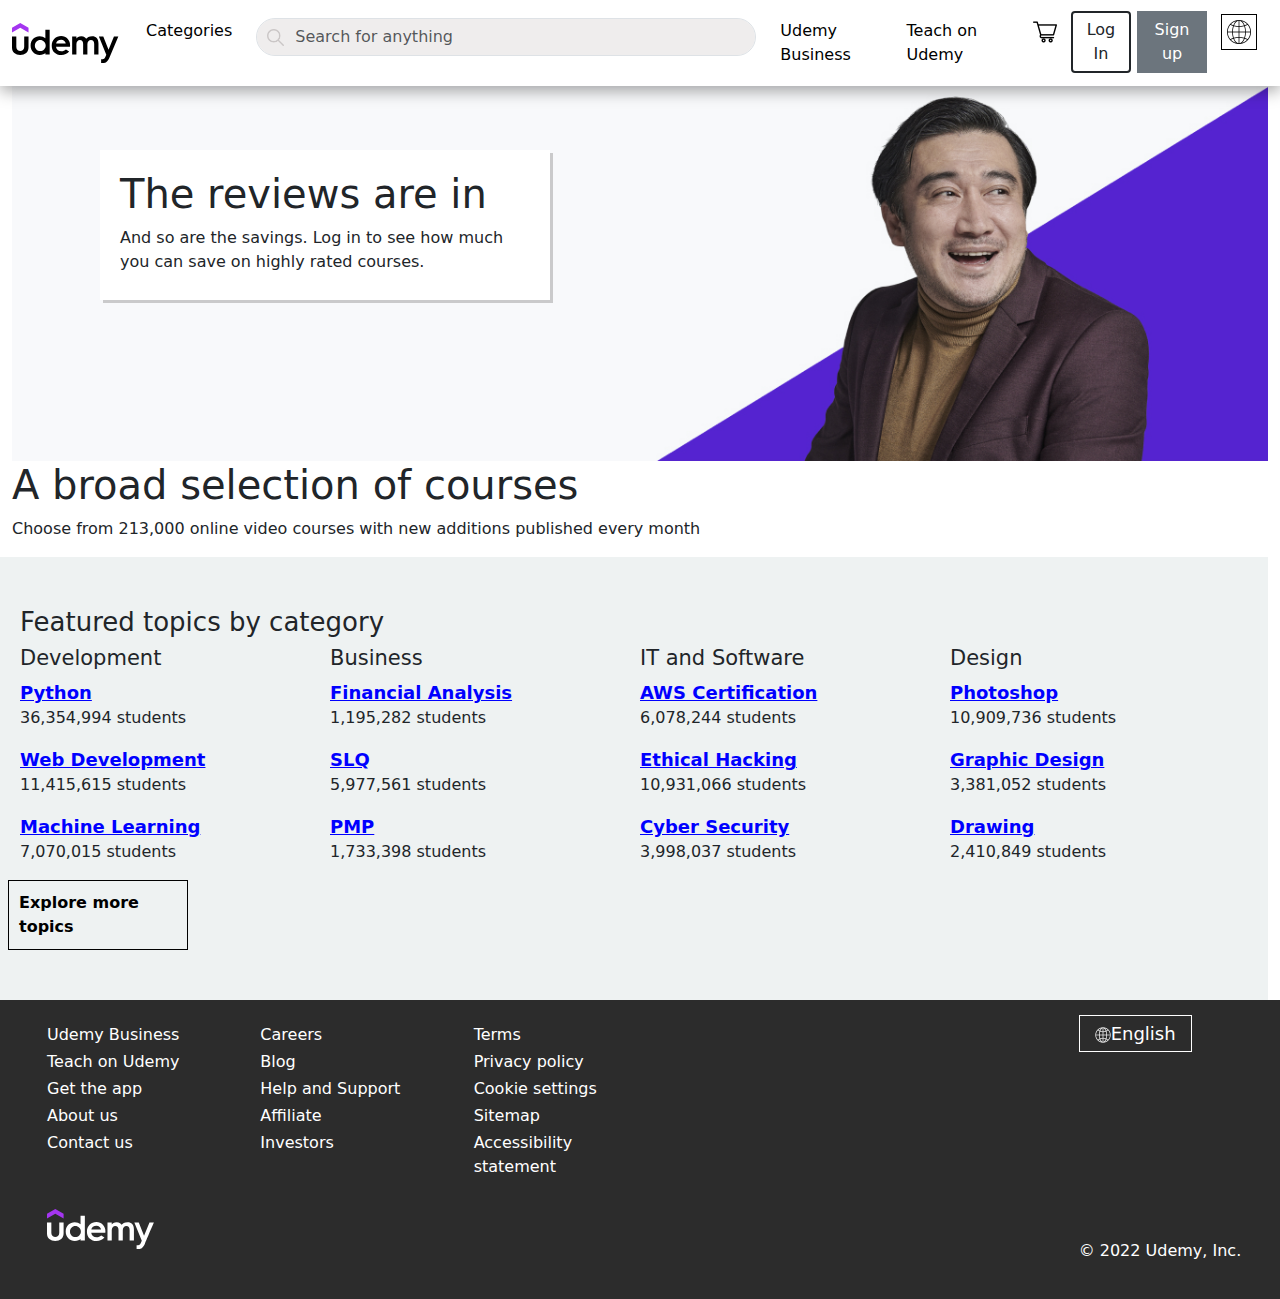
<file: index.html>
<!DOCTYPE html>
<html lang="en">

<head>
    <meta charset="UTF-8">
    <meta http-equiv="X-UA-Compatible" content="IE=edge">
    <meta name="viewport" content="width=device-width, initial-scale=1.0">
    <title>Udemy</title>
    <link rel="stylesheet" href="https://cdn.jsdelivr.net/npm/bootstrap@5.2.3/dist/css/bootstrap.min.css">
    <script src="https://cdn.jsdelivr.net/npm/bootstrap@5.2.3/dist/js/bootstrap.bundle.min.js"></script>
    <link rel="stylesheet" href="./css/main.css">
    <link rel="stylesheet" href="./css/index.css">
   
    
</head>

<body>
    <div class="main">
        <nav class="navbar navbar-expand-lg ">
            <div class="container-fluid">
                <a class="navbar-brand" href="./index.html"><img src="./images/logo-udemy.svg" alt="logo-udemy" id="logo"></a>
                <button class="navbar-toggler" type="button" data-bs-toggle="collapse" data-bs-target="#navbarNav"
                    aria-controls="navbarNav" aria-expanded="false" aria-label="Toggle navigation">
                    <span class="navbar-toggler-icon"></span>
                </button>
                <div class="collapse navbar-collapse" id="navbarNav">
                    <ul class="navbar-nav">
                        <li class="nav-item">
                            <a class="nav-link active" aria-current="page" href="#">Categories</a>
                        </li>
                        
                            <div class="form-group has-search">
                                <span class="fa fa-search form-control-feedback"><img src="./images/loupe.png"
                                        alt="Search icon" id="search-icon"></span>
                                <input type="text" class="form-control" placeholder="Search for anything">
                            </div>
                        
                        <li class="nav-item">
                            <a class="nav-link active" href="./pages/udemy-business.html" target="_blank">Udemy Business</a>
                        </li>
                        <li class="nav-item">
                            <a class="nav-link active" aria-current="page" href="./pages/udemy-teaching.html">Teach on Udemy</a>
                        </li>
                        <li class="nav-item">
                            <a class="nav-link active" aria-current="page" href="./pages/shopping.html"><img
                                    src="./images/shopping-cart.png" alt="shopping-cart"></a>
                        </li>
                        <li class="nav-item">
                            <a class="btn btn-login" href="./pages/login.html" role="button">Log In </a>
                        </li>
                        <li class="nav-item">
                            <a href="./pages/signup.html" class="btn btn-secondary" role="button" >Sign up</a>
                        </li>
                        <li class="nav-item">
                            <a class="nav-link active" aria-current="page" href="#"><img
                                    src="./images/internet.png" alt="global" id="global"></a>
                        </li>
                    </ul>
                </div>
            </div>
        </nav>
        <div class="container-fluid">
            <img src="./images/5b498c15-bcd5-4dc2-a71e-465b1e132034.jpg" alt="" id="main-img">
            <div id="box">
                <h1 >The reviews are in</h1>
                <p>And so are the savings. Log in to see how much you can save on highly rated courses.</p>
            </div>
        </div>
        <div class="container-fluid">
            <h1>A broad selection of courses</h1>
            <p>Choose from 213,000 online video courses with new additions published every month            </p>
        </div>
        <div></div>
        
        <div class="container-fluid row links-main">
            <h3 id="links-h3">Featured topics by category</h3>
            <div class="col-3">
                <h4 class="links-h4">Development</h4>
                <p><a href="#">Python</a><br> 36,354,994 students</p>
                <p><a href="#">Web Development</a><br>11,415,615 students</p>
                <p><a href="#">Machine Learning</a><br>7,070,015 students</p>
            </div>
            <div class="col-3">
                <h4 class="links-h4">Business</h4>
                <p><a href="#">Financial Analysis</a><br>1,195,282 students</p>
                <p><a href="#">SLQ</a><br>5,977,561 students</p>
                <p><a href="#">PMP</a><br>1,733,398 students</p>

            </div>
            <div class="col-3">
                <h4 class="links-h4">IT and Software</h4>
                <p><a href="#">AWS Certification</a><br>6,078,244 students</p>
                <p><a href="#">Ethical Hacking</a><br>10,931,066 students</p>
                <p><a href="#">Cyber Security</a><br>3,998,037 students</p>
            </div>
            <div class="col-3">
                <h4 class="links-h4">Design</h4>
                <p><a href="#">Photoshop</a><br>10,909,736 students</p>
                <p><a href="#">Graphic Design</a><br>3,381,052 students</p>
                <p><a href="#">Drawing</a><br>2,410,849 students</p>
            </div>
            <a class="links-btn" href="#" role="button">Explore more topics</a>
        </div>
        <div class="container-fluid row footer">
            <div class="col-2">
                <ul>
                    <li>
                        <a href="#" class="foot">Udemy Business</a>
                    </li>
                    <li>
                        <a href="#" class="foot">Teach on Udemy</a>
                    </li>
                    <li>
                        <a href="#" class="foot">Get the app</a>
                    </li>
                    <li>
                        <a href="#" class="foot">About us</a>
                    </li>
                    <li>
                        <a href="#" class="foot">Contact us</a>
                    </li>
                    <br>
                    <br>
                    <li>
                        <a href="./index.html" ><img src="./images/logo-udemy-inverted.svg" alt="logo-udemy" id="logo"></a>
                    </li>
                </ul>
            </div>
            <div class="col-2">
                <ul>
                    <li>
                        <a href="#" class="foot">Careers</a>
                    </li>
                    <li>
                        <a href="#" class="foot">Blog</a>
                    </li>
                    <li>
                        <a href="#" class="foot">Help and Support</a>
                    </li>
                    <li>
                        <a href="#" class="foot">Affiliate</a>
                    </li>
                    <li>
                        <a href="#" class="foot">Investors</a>
                    </li>
                    
                </ul>
            </div>
            <div class="col-2">
                <ul>
                    <li>
                        <a href="#" class="foot">Terms</a>
                    </li>
                    <li>
                        <a href="#" class="foot">Privacy policy</a>
                    </li>
                    <li>
                        <a href="#" class="foot">Cookie settings</a>
                    </li>
                    <li>
                        <a href="#" class="foot">Sitemap</a>
                    </li>
                    <li>
                        <a href="#" class="foot">Accessibility statement</a>
                    </li>
                    
                </ul>
            </div>
            <div class="col-4"></div>
            <div class="col-2"> 
                <a href="#" id="language"><img src="./images/earth-globe.png" alt="language">English</a>
                <br><br><br><br><br><br><br><br><br>
                <p>© 2022 Udemy, Inc.</p>
            </div>
        </div>
    </div>
</body>

</html>
</file>
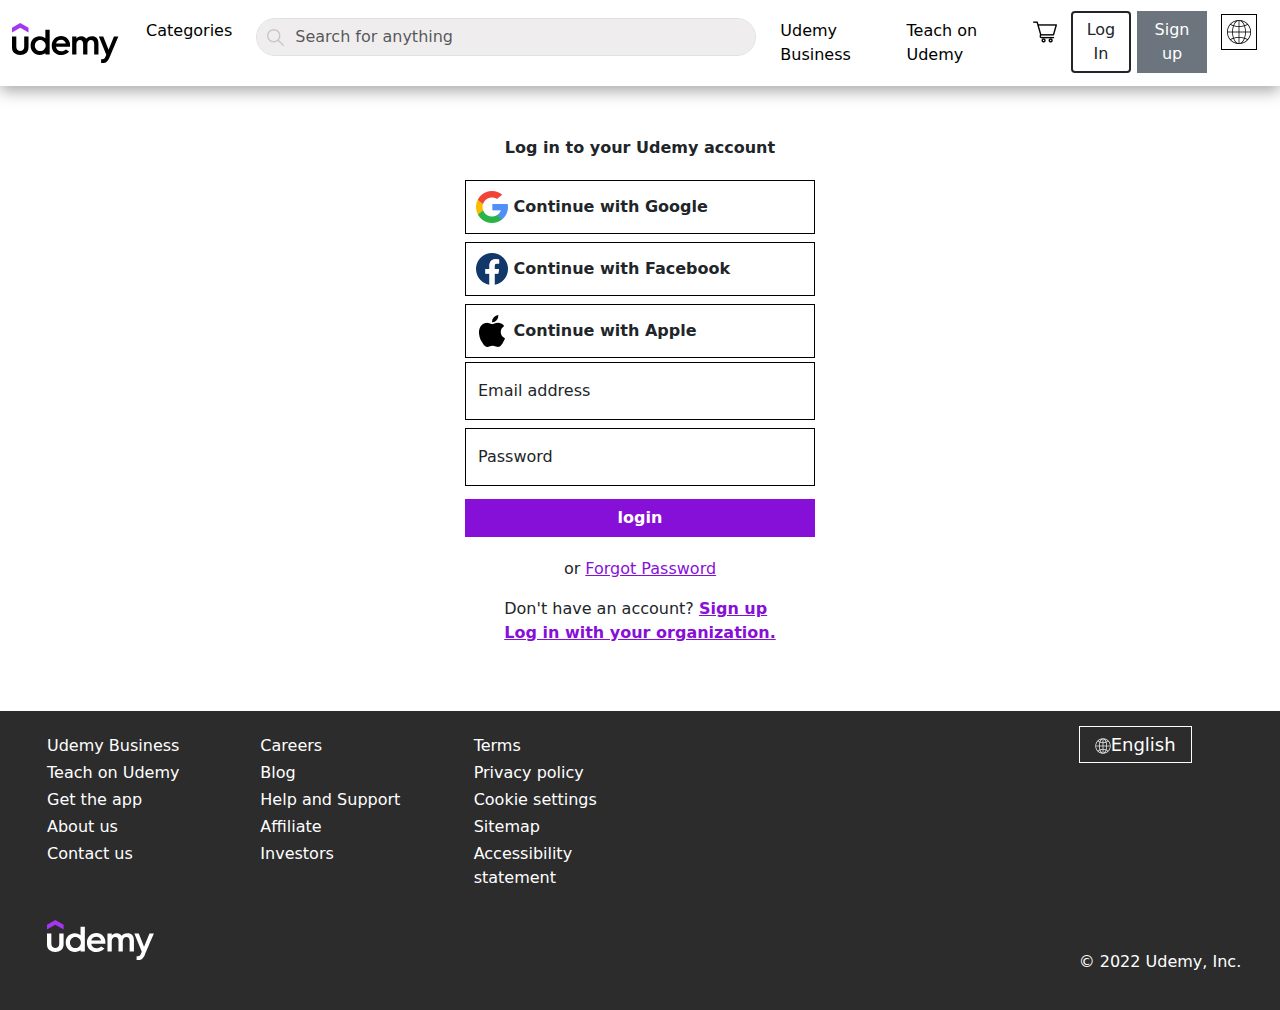
<file: pages/login.html>
<!DOCTYPE html>
<html lang="en">

<head>
    <meta charset="UTF-8">
    <meta http-equiv="X-UA-Compatible" content="IE=edge">
    <meta name="viewport" content="width=device-width, initial-scale=1.0">
    <title>Udemy</title>
    <link rel="stylesheet" href="https://cdn.jsdelivr.net/npm/bootstrap@5.2.3/dist/css/bootstrap.min.css">
    <script src="https://cdn.jsdelivr.net/npm/bootstrap@5.2.3/dist/js/bootstrap.bundle.min.js"></script>
    <link rel="stylesheet" href="./../css/main.css">
    <link rel="stylesheet" href="./../css/login.css">
</head>

<body>
    <div class="main">
        <nav class="navbar navbar-expand-lg ">
            <div class="container-fluid">
                <a class="navbar-brand" href="./../index.html"><img src="./../images/logo-udemy.svg" alt="logo-udemy" id="logo"></a>
                <button class="navbar-toggler" type="button" data-bs-toggle="collapse" data-bs-target="#navbarNav"
                    aria-controls="navbarNav" aria-expanded="false" aria-label="Toggle navigation">
                    <span class="navbar-toggler-icon"></span>
                </button>
                <div class="collapse navbar-collapse" id="navbarNav">
                    <ul class="navbar-nav">
                        <li class="nav-item">
                            <a class="nav-link active" aria-current="page" href="#">Categories</a>
                        </li>
                        
                            <div class="form-group has-search">
                                <span class="fa fa-search form-control-feedback"><img src="./../images/loupe.png"
                                        alt="Search icon" id="search-icon"></span>
                                <input type="text" class="form-control" placeholder="Search for anything">
                            </div>
                        
                        <li class="nav-item">
                            <a class="nav-link active" href="./udemy-business.html" target="_blank">Udemy Business</a>
                        </li>
                        <li class="nav-item">
                            <a class="nav-link active" aria-current="page" href="./udemy-teaching.html">Teach on Udemy</a>
                        </li>
                        <li class="nav-item">
                            <a class="nav-link active" aria-current="page" href="./shopping.html"><img
                                    src="./../images/shopping-cart.png" alt="shopping-cart"></a>
                        </li>
                        <li class="nav-item">
                            <a class="btn btn-login" href="./login.html" role="button">Log In </a>
                        </li>
                        <li class="nav-item">
                            <a href="./signup.html" class="btn btn-secondary" role="button">Sign up</a>
                        </li>
                        <li class="nav-item">
                            <a class="nav-link active" aria-current="page" href="#"><img
                                    src="./../images/internet.png" alt="global" id="global"></a>
                        </li>
                    </ul>
                </div>
            </div>
        </nav>
        <div id="login">
            <div><p class="paragraph-login">Log in to your Udemy account</p></div>
            <div class="login-box con">
                <img src="./../images/search.png" alt="">
                Continue with Google
            </div>
            <div class="login-box con">
                <img src="./../images/facebook.png" alt="">
                Continue with Facebook
            </div>
            <div class="login-box con">
                <img src="./../images/apple-logo.png" alt="">
                Continue with Apple
            </div>
           
            <div class="form-floating mb-2 ">
                <input type="email" class="form-control form" id="floatingInput" placeholder="name@example.com">
                <label for="floatingInput">Email address</label>
            </div>
            <div class="form-floating mb-2">
                <input type="password" class="form-control form" id="floatingPassword" placeholder="Password">
                <label for="floatingPassword">Password</label>
            </div>
            <div class="login-btn">
                <button class="btn button">login</button>
            </div>
            <p>or <a href="#" id="forgot-password">Forgot Password</a></p>
            <p>Don't have an account? <a href="./signup.html" class="link">Sign up</a> <br>
            <a href="#" class="link">Log in with your organization.</a></p>
        </div>
        <div class="container-fluid row footer">
            <div class="col-2">
                <ul>
                    <li>
                        <a href="#" class="foot">Udemy Business</a>
                    </li>
                    <li>
                        <a href="#" class="foot">Teach on Udemy</a>
                    </li>
                    <li>
                        <a href="#" class="foot">Get the app</a>
                    </li>
                    <li>
                        <a href="#" class="foot">About us</a>
                    </li>
                    <li>
                        <a href="#" class="foot">Contact us</a>
                    </li>
                    <br>
                    <br>
                    <li>
                        <a href="./../index.html" ><img src="./../images/logo-udemy-inverted.svg" alt="logo-udemy" id="logo"></a>
                    </li>
                </ul>
            </div>
            <div class="col-2">
                <ul>
                    <li>
                        <a href="#" class="foot">Careers</a>
                    </li>
                    <li>
                        <a href="#" class="foot">Blog</a>
                    </li>
                    <li>
                        <a href="#" class="foot">Help and Support</a>
                    </li>
                    <li>
                        <a href="#" class="foot">Affiliate</a>
                    </li>
                    <li>
                        <a href="#" class="foot">Investors</a>
                    </li>
                    
                </ul>
            </div>
            <div class="col-2">
                <ul>
                    <li>
                        <a href="#" class="foot">Terms</a>
                    </li>
                    <li>
                        <a href="#" class="foot">Privacy policy</a>
                    </li>
                    <li>
                        <a href="#" class="foot">Cookie settings</a>
                    </li>
                    <li>
                        <a href="#" class="foot">Sitemap</a>
                    </li>
                    <li>
                        <a href="#" class="foot">Accessibility statement</a>
                    </li>
                    
                </ul>
            </div>
            <div class="col-4"></div>
            <div class="col-2"> 
                <a href="#" id="language"><img src="./../images/earth-globe.png" alt="language">English</a>
                <br><br><br><br><br><br><br><br><br>
                <p>© 2022 Udemy, Inc.</p>
            </div>
        </div>
    </div>
</body>

</html>
</file>
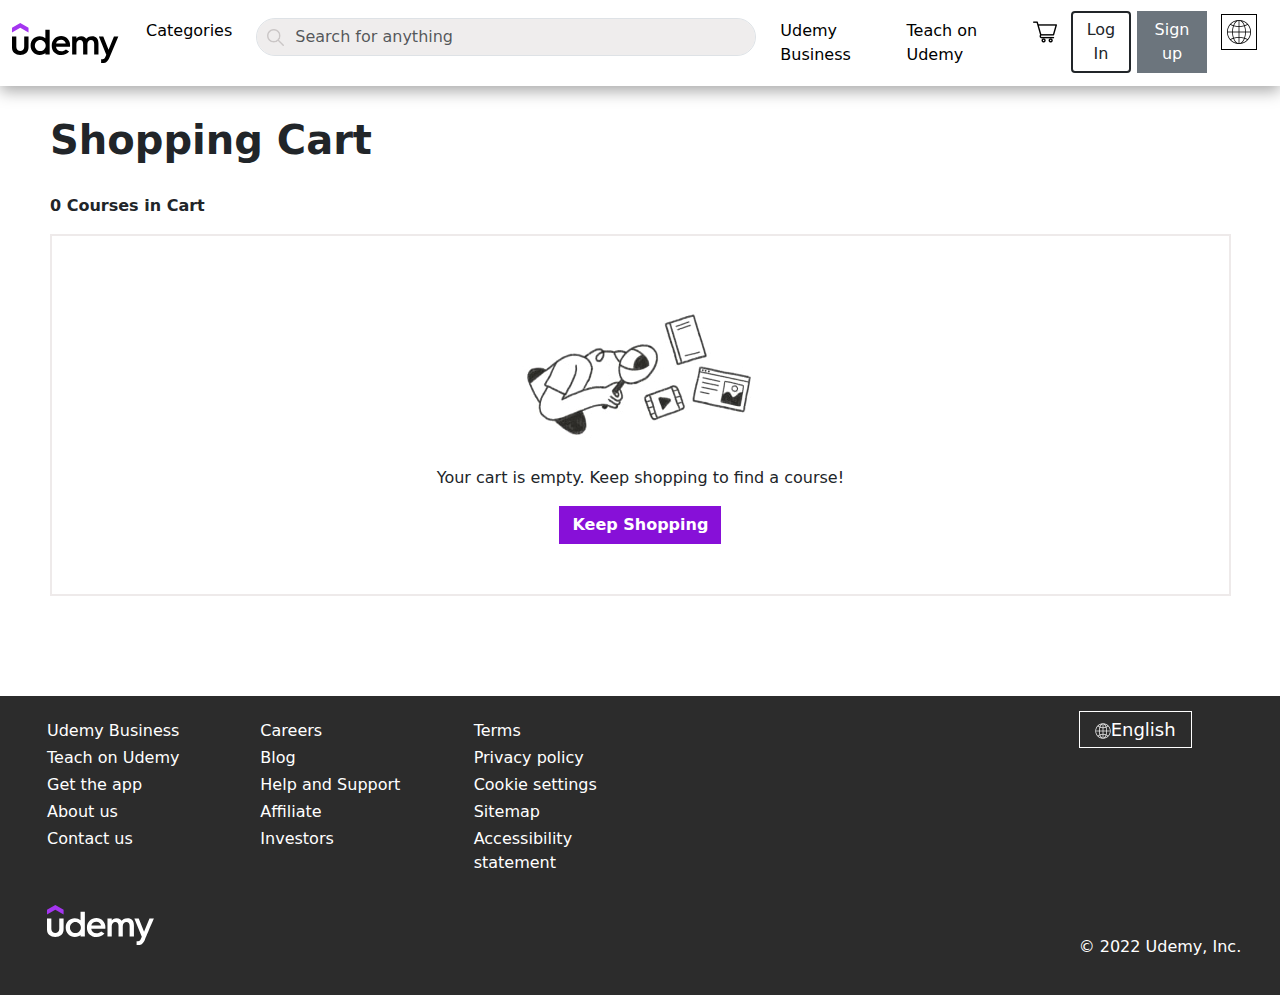
<file: pages/shopping.html>
<!DOCTYPE html>
<html lang="en">

<head>
    <meta charset="UTF-8">
    <meta http-equiv="X-UA-Compatible" content="IE=edge">
    <meta name="viewport" content="width=device-width, initial-scale=1.0">
    <title>Udemy</title>
    <link rel="stylesheet" href="https://cdn.jsdelivr.net/npm/bootstrap@5.2.3/dist/css/bootstrap.min.css">
    <script src="https://cdn.jsdelivr.net/npm/bootstrap@5.2.3/dist/js/bootstrap.bundle.min.js"></script>
    <link rel="stylesheet" href="./../css/main.css">
    <link rel="stylesheet" href="./../css/shopping.css">
</head>

<body>
    <div class="main">
        <nav class="navbar navbar-expand-lg ">
            <div class="container-fluid">
                <a class="navbar-brand" href="./../index.html"><img src="./../images/logo-udemy.svg" alt="logo-udemy" id="logo"></a>
                <button class="navbar-toggler" type="button" data-bs-toggle="collapse" data-bs-target="#navbarNav"
                    aria-controls="navbarNav" aria-expanded="false" aria-label="Toggle navigation">
                    <span class="navbar-toggler-icon"></span>
                </button>
                <div class="collapse navbar-collapse" id="navbarNav">
                    <ul class="navbar-nav">
                        <li class="nav-item">
                            <a class="nav-link active" aria-current="page" href="#">Categories</a>
                        </li>
                        
                            <div class="form-group has-search">
                                <span class="fa fa-search form-control-feedback"><img src="./../images/loupe.png"
                                        alt="Search icon" id="search-icon"></span>
                                <input type="text" class="form-control" placeholder="Search for anything">
                            </div>
                        
                        <li class="nav-item">
                            <a class="nav-link active" href="./udemy-business.html" target="_blank">Udemy Business</a>
                        </li>
                        <li class="nav-item">
                            <a class="nav-link active" aria-current="page" href="./udemy-teaching.html">Teach on Udemy</a>
                        </li>
                        <li class="nav-item">
                            <a class="nav-link active" aria-current="page" href="./shopping.html"><img
                                    src="./../images/shopping-cart.png" alt="shopping-cart"></a>
                        </li>
                        <li class="nav-item">
                            <a class="btn btn-login" href="./login.html" role="button">Log In </a>
                        </li>
                        <li class="nav-item">
                            <a href="./signup.html" class="btn btn-secondary" role="button" >Sign up</a>
                        </li>
                        <li class="nav-item">
                            <a class="nav-link active" aria-current="page" href="#"><img
                                    src="./../images/internet.png" alt="global" id="global"></a>
                        </li>
                    </ul>
                </div>
            </div>
        </nav>
        <div id="shopping-main">
            <h1 id="shopping-h1">Shopping Cart</h1>
            <p id="shopping-p1">0 Courses in Cart</p>
            <div class="box">
                <img src="./../images/empty-shopping-cart-v2.jpg" alt="shopping-cart">
                <p>Your cart is empty. Keep shopping to find a course!</p>
                <!-- <div class="login-btn">
                    <button class="btn button">login</button>
                </div> -->
                <a href="./../index.html" class="btn shopping-button" role="button" >Keep Shopping</a>
            </div>
        </div>
        <div class="container-fluid row footer">
            <div class="col-2">
                <ul>
                    <li>
                        <a href="#" class="foot">Udemy Business</a>
                    </li>
                    <li>
                        <a href="#" class="foot">Teach on Udemy</a>
                    </li>
                    <li>
                        <a href="#" class="foot">Get the app</a>
                    </li>
                    <li>
                        <a href="#" class="foot">About us</a>
                    </li>
                    <li>
                        <a href="#" class="foot">Contact us</a>
                    </li>
                    <br>
                    <br>
                    <li>
                        <a href="./../index.html" ><img src="./../images/logo-udemy-inverted.svg" alt="logo-udemy" id="logo"></a>
                    </li>
                </ul>
            </div>
            <div class="col-2">
                <ul>
                    <li>
                        <a href="#" class="foot">Careers</a>
                    </li>
                    <li>
                        <a href="#" class="foot">Blog</a>
                    </li>
                    <li>
                        <a href="#" class="foot">Help and Support</a>
                    </li>
                    <li>
                        <a href="#" class="foot">Affiliate</a>
                    </li>
                    <li>
                        <a href="#" class="foot">Investors</a>
                    </li>
                    
                </ul>
            </div>
            <div class="col-2">
                <ul>
                    <li>
                        <a href="#" class="foot">Terms</a>
                    </li>
                    <li>
                        <a href="#" class="foot">Privacy policy</a>
                    </li>
                    <li>
                        <a href="#" class="foot">Cookie settings</a>
                    </li>
                    <li>
                        <a href="#" class="foot">Sitemap</a>
                    </li>
                    <li>
                        <a href="#" class="foot">Accessibility statement</a>
                    </li>
                    
                </ul>
            </div>
            <div class="col-4"></div>
            <div class="col-2"> 
                <a href="#" id="language"><img src="./../images/earth-globe.png" alt="language">English</a>
                <br><br><br><br><br><br><br><br><br>
                <p>© 2022 Udemy, Inc.</p>
            </div>
        </div>
    </div>
</body>

</html>
</file>
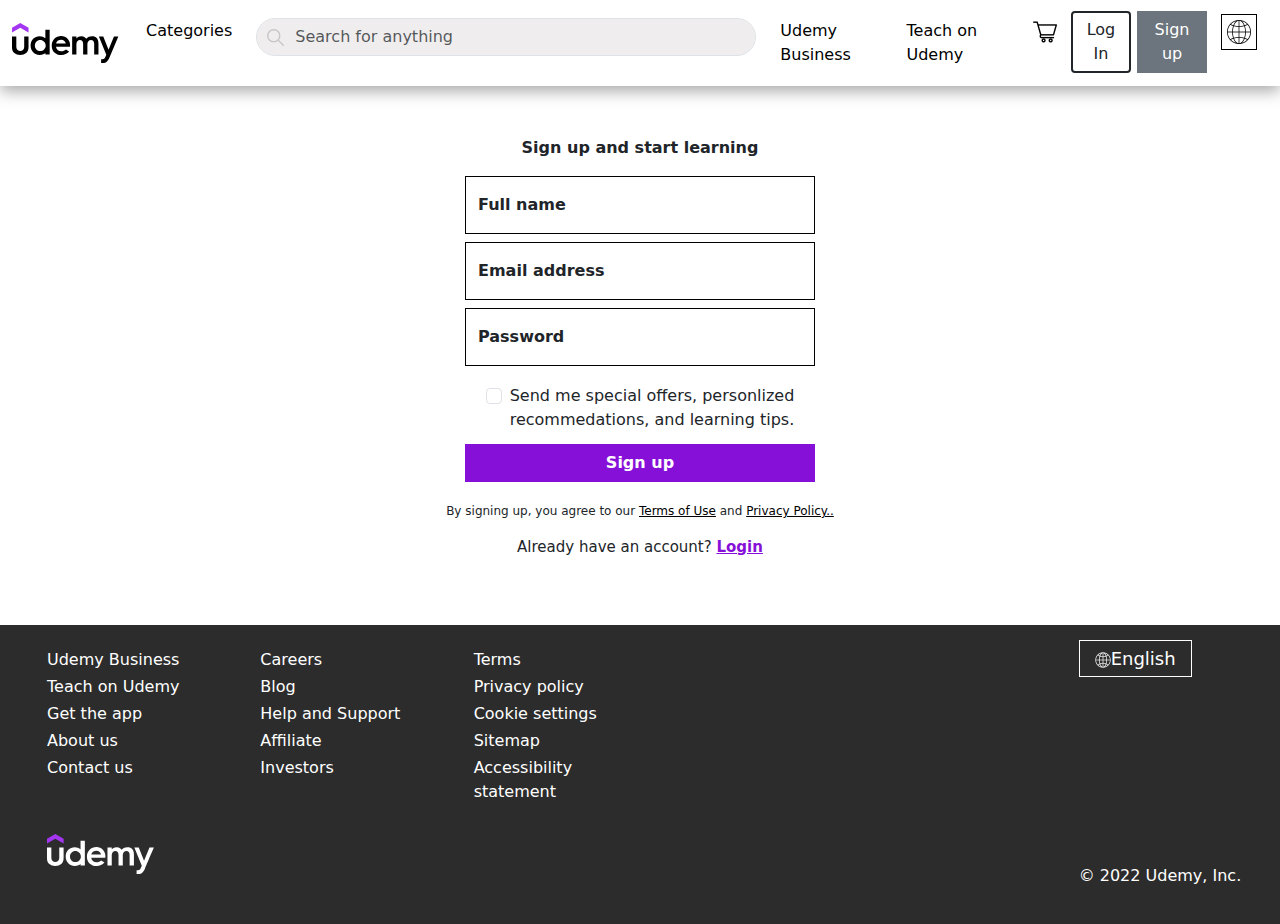
<file: pages/signup.html>
<!DOCTYPE html>
<html lang="en">

<head>
    <meta charset="UTF-8">
    <meta http-equiv="X-UA-Compatible" content="IE=edge">
    <meta name="viewport" content="width=device-width, initial-scale=1.0">
    <title>Udemy</title>
    <link rel="stylesheet" href="https://cdn.jsdelivr.net/npm/bootstrap@5.2.3/dist/css/bootstrap.min.css">
    <script src="https://cdn.jsdelivr.net/npm/bootstrap@5.2.3/dist/js/bootstrap.bundle.min.js"></script>
    <link rel="stylesheet" href="./../css/main.css">
    <link rel="stylesheet" href="./../css/sign-up.css">
</head>

<body>
    <div class="main">
        <nav class="navbar navbar-expand-lg ">
            <div class="container-fluid">
                <a class="navbar-brand" href="./../index.html"><img src="./../images/logo-udemy.svg" alt="logo-udemy" id="logo"></a>
                <button class="navbar-toggler" type="button" data-bs-toggle="collapse" data-bs-target="#navbarNav"
                    aria-controls="navbarNav" aria-expanded="false" aria-label="Toggle navigation">
                    <span class="navbar-toggler-icon"></span>
                </button>
                <div class="collapse navbar-collapse" id="navbarNav">
                    <ul class="navbar-nav">
                        <li class="nav-item">
                            <a class="nav-link active" aria-current="page" href="#">Categories</a>
                        </li>
                        
                            <div class="form-group has-search">
                                <span class="fa fa-search form-control-feedback"><img src="./../images/loupe.png"
                                        alt="Search icon" id="search-icon"></span>
                                <input type="text" class="form-control" placeholder="Search for anything">
                            </div>
                        
                        <li class="nav-item">
                            <a class="nav-link active" href="./udemy-business.html" target="_blank">Udemy Business</a>
                        </li>
                        <li class="nav-item">
                            <a class="nav-link active" aria-current="page" href="./udemy-teaching.html">Teach on Udemy</a>
                        </li>
                        <li class="nav-item">
                            <a class="nav-link active" aria-current="page" href="./shopping.html"><img
                                    src="./../images/shopping-cart.png" alt="shopping-cart"></a>
                        </li>
                        <li class="nav-item">
                            <a class="btn btn-login" href="./login.html" role="button">Log In </a>
                        </li>
                        <li class="nav-item">
                            <a href="./signup.html" class="btn btn-secondary" role="button" >Sign up</a>
                        </li>
                        <li class="nav-item">
                            <a class="nav-link active" aria-current="page" href="#"><img
                                    src="./../images/internet.png" alt="global" id="global"></a>
                        </li>
                    </ul>
                </div>
            </div>
        </nav>
        <div id="sign-up">
            <div class="font-size">
                <p>Sign up and start learning</p>
            </div>
            <div class="form-floating mb-2">
                <input type="text" class="form-control forms" id="floatingInput" placeholder="Full name">
                <label for="floatingInput" class="font-size">Full name</label>
            </div>
            <div class="form-floating mb-2">
                <input type="email" class="form-control forms" id="floatingInput" placeholder="name@example.com">
                <label for="floatingInput" class="font-size">Email address</label>
            </div>
            <div class="form-floating mb-2">
                <input type="password" class="form-control forms" id="floatingPassword" placeholder="Password">
                <label for="floatingPassword" class="font-size">Password</label>
            </div>
            <div class="form-check">
                <input class="form-check-input" type="checkbox" value="" id="defaultCheck1">
                <label class="form-check-label" for="defaultCheck1">
                  Send me special offers, personlized <br> recommedations, and learning tips.
                </label>
            </div>
            <div class="sign-up-btn">
                <button class="btn button">Sign up</button>
            </div>
            <div>
                <p id="policy">By signing up, you agree to our <a href="#">Terms of Use</a> and <a href="#">Privacy Policy..</a></p>
            </div>
            <div>
                <p id="already-account">Already have an account? <a href="./login.html">Login</a></p>
            </div>
        </div>
        <div class="container-fluid row footer">
            <div class="col-2">
                <ul>
                    <li>
                        <a href="#" class="foot">Udemy Business</a>
                    </li>
                    <li>
                        <a href="#" class="foot">Teach on Udemy</a>
                    </li>
                    <li>
                        <a href="#" class="foot">Get the app</a>
                    </li>
                    <li>
                        <a href="#" class="foot">About us</a>
                    </li>
                    <li>
                        <a href="#" class="foot">Contact us</a>
                    </li>
                    <br>
                    <br>
                    <li>
                        <a href="./../index.html" ><img src="./../images/logo-udemy-inverted.svg" alt="logo-udemy" id="logo"></a>
                    </li>
                </ul>
            </div>
            <div class="col-2">
                <ul>
                    <li>
                        <a href="#" class="foot">Careers</a>
                    </li>
                    <li>
                        <a href="#" class="foot">Blog</a>
                    </li>
                    <li>
                        <a href="#" class="foot">Help and Support</a>
                    </li>
                    <li>
                        <a href="#" class="foot">Affiliate</a>
                    </li>
                    <li>
                        <a href="#" class="foot">Investors</a>
                    </li>
                    
                </ul>
            </div>
            <div class="col-2">
                <ul>
                    <li>
                        <a href="#" class="foot">Terms</a>
                    </li>
                    <li>
                        <a href="#" class="foot">Privacy policy</a>
                    </li>
                    <li>
                        <a href="#" class="foot">Cookie settings</a>
                    </li>
                    <li>
                        <a href="#" class="foot">Sitemap</a>
                    </li>
                    <li>
                        <a href="#" class="foot">Accessibility statement</a>
                    </li>
                    
                </ul>
            </div>
            <div class="col-4"></div>
            <div class="col-2"> 
                <a href="#" id="language"><img src="./../images/earth-globe.png" alt="language">English</a>
                <br><br><br><br><br><br><br><br><br>
                <p>© 2022 Udemy, Inc.</p>
            </div>
        </div>
    </div>
</body>

</html>
</file>
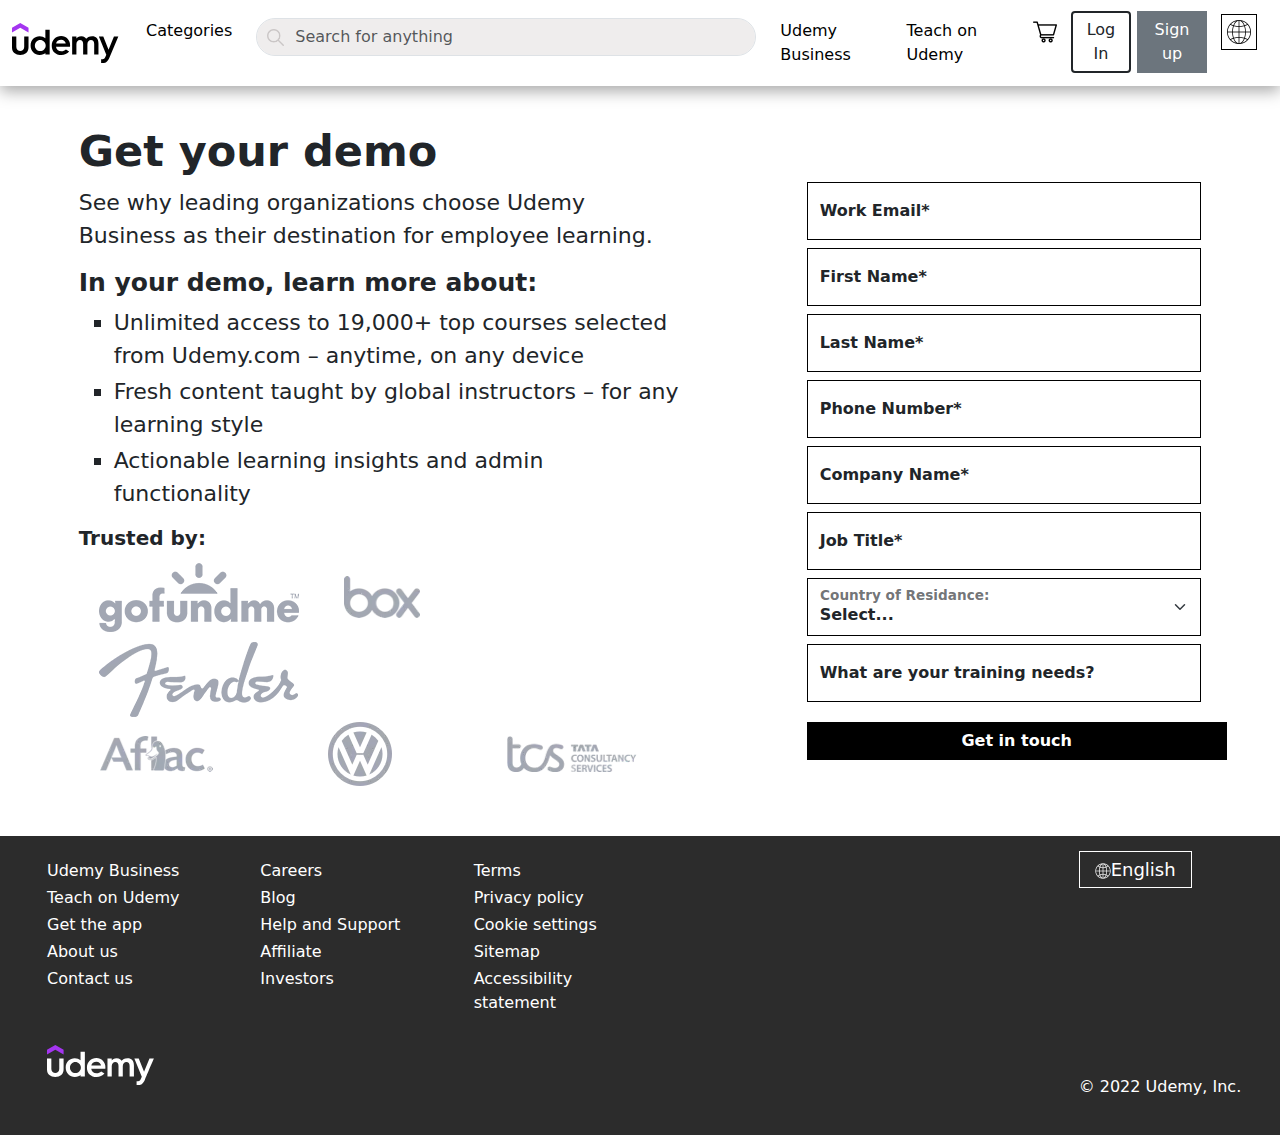
<file: pages/udemy-business.html>
<!DOCTYPE html>
<html lang="en">

<head>
    <meta charset="UTF-8">
    <meta http-equiv="X-UA-Compatible" content="IE=edge">
    <meta name="viewport" content="width=device-width, initial-scale=1.0">
    <title>Udemy</title>
    <link rel="stylesheet" href="https://cdn.jsdelivr.net/npm/bootstrap@5.2.3/dist/css/bootstrap.min.css">
    <script src="https://cdn.jsdelivr.net/npm/bootstrap@5.2.3/dist/js/bootstrap.bundle.min.js"></script>
    <link rel="stylesheet" href="./../css/main.css">
    <link rel="stylesheet" href="./../css/udemy-business.css">
</head>

<body>
    <div class="main">
        <nav class="navbar navbar-expand-lg ">
            <div class="container-fluid">
                <a class="navbar-brand" href="./../index.html"><img src="./../images/logo-udemy.svg" alt="logo-udemy" id="logo"></a>
                <button class="navbar-toggler" type="button" data-bs-toggle="collapse" data-bs-target="#navbarNav"
                    aria-controls="navbarNav" aria-expanded="false" aria-label="Toggle navigation">
                    <span class="navbar-toggler-icon"></span>
                </button>
                <div class="collapse navbar-collapse" id="navbarNav">
                    <ul class="navbar-nav">
                        <li class="nav-item">
                            <a class="nav-link active" aria-current="page" href="#">Categories</a>
                        </li>
                        
                            <div class="form-group has-search">
                                <span class="fa fa-search form-control-feedback"><img src="./../images/loupe.png"
                                        alt="Search icon" id="search-icon"></span>
                                <input type="text" class="form-control" placeholder="Search for anything">
                            </div>
                        
                        <li class="nav-item">
                            <a class="nav-link active" href="./udemy-business.html" target="_blank">Udemy Business</a>
                        </li>
                        <li class="nav-item">
                            <a class="nav-link active" aria-current="page" href="./udemy-teaching.html">Teach on Udemy</a>
                        </li>
                        <li class="nav-item">
                            <a class="nav-link active" aria-current="page" href="./shopping.html"><img
                                    src="./../images/shopping-cart.png" alt="shopping-cart"></a>
                        </li>
                        <li class="nav-item">
                            <a class="btn btn-login" href="./login.html" role="button">Log In </a>
                        </li>
                        <li class="nav-item">
                            <a href="./signup.html" class="btn btn-secondary" role="button">Sign up</a>
                        </li>
                        <li class="nav-item">
                            <a class="nav-link active" aria-current="page" href="#"><img
                                    src="./../images/internet.png" alt="global" id="global"></a>
                        </li>
                    </ul>
                </div>
            </div>
        </nav>
        <div class="container-fluid row main-business">
            <div class="col-6 box-1">
                <h1 id="h1">Get your demo</h1>
                <p class="p1">See why leading organizations choose Udemy Business as their destination for employee learning.</p>
                <h3 id="h3">In your demo, learn more about:</h3>
                <ul id="list">
                    <li class="p1">Unlimited access to 19,000+ top courses selected from Udemy.com – anytime, on any device</li>
                    <li class="p1">Fresh content taught by global instructors – for any learning style</li>
                    <li class="p1">Actionable learning insights and admin functionality</li>
                </ul>
                <h4 id="h4">Trusted by:</h4>
                <div class="row image-business">
                    <div class="col-12">
                        <img src="./../images/gofundme.png.webp" alt="" >
                        <img src="./../images/Box.png.webp" alt="" >
                        <img src="./../images/Fender.png.webp" alt="" >
                    </div>
                    <div class="col-12">
                        <img src="./../images/Aflac-1.png.webp" alt="" >
                        <img src="./../images/VW-logo-grey.png.webp" alt="" id="vw-logo">
                        <img src="./../images/Tata.TCS_.png.webp" alt="">
                    </div>
                </div>
            </div>
            <div class="col-4 box-2">
                <div class="form-floating mb-2 ">
                    <input type="email" class="form-control form-input" id="floatingInput" placeholder="name@example.com">
                    <label for="floatingInput" class="label">Work Email*</label>
                </div>
                <div class="form-floating mb-2 ">
                    <input type="text" class="form-control form-input" id="floatingInput" placeholder="firstName">
                    <label for="floatingInput" class="label">First Name*</label>
                </div>
                <div class="form-floating mb-2">
                    <input type="text" class="form-control form-input" id="floatingInput" placeholder="lastName">
                    <label for="floatingInput" class="label">Last Name*</label>
                </div>
                <div class="form-floating mb-2">
                    <input type="text" class="form-control form-input" id="floatingNumber" placeholder="phoneNumber">
                    <label for="floatingNumber" class="label">Phone Number*</label>
                </div>
                <div class="form-floating mb-2">
                    <input type="text" class="form-control form-input" id="floatingInput" placeholder="companyName">
                    <label for="floatingInput" class="label">Company Name*</label>
                </div>
                <div class="form-floating mb-2">
                    <input type="text" class="form-control form-input" id="floatingInput" placeholder="jobTitle">
                    <label for="floatingInput" class="label">Job Title*</label>
                </div>
                <div class="form-floating mb-2 label">
                    <select class="form-select form-input" aria-label="Default select example">
                        <option selected class="label">Select...</option>
                        <option value="Pakistan" class="label">Pakistan</option>
                        <option value="India" class="label">India</option>
                        <option value="Afghanistan" class="label">Afghanistan</option>
                        <option value="Bangladesh" class="label">Bangladesh</option>
                        <option value="Sri-Lanka" class="label">Sri Lanka</option>
                        <option value="China" class="label">China</option>
                        <option value="United-States" class="label">United States</option>
                        <option value="Australia" class="label">Australia</option>
                    </select>
                    <label for="floatingInput">Country of Residance:</label>
                </div>

                <div class="form-floating mb-2">
                    <input type="text" class="form-control form-input" id="floatinginput" placeholder="firstname">
                    <label for="floatingPassword" class="label">What are your training needs?</label>
                </div>
                <div class="business-btn">
                    <button class="btn button">Get in touch</button>
                </div>
            </div>
        </div>
        <div class="container-fluid row footer">
            <div class="col-2">
                <ul>
                    <li>
                        <a href="#" class="foot">Udemy Business</a>
                    </li>
                    <li>
                        <a href="#" class="foot">Teach on Udemy</a>
                    </li>
                    <li>
                        <a href="#" class="foot">Get the app</a>
                    </li>
                    <li>
                        <a href="#" class="foot">About us</a>
                    </li>
                    <li>
                        <a href="#" class="foot">Contact us</a>
                    </li>
                    <br>
                    <br>
                    <li>
                        <a href="./../index.html" ><img src="./../images/logo-udemy-inverted.svg" alt="logo-udemy" id="logo"></a>
                    </li>
                </ul>
            </div>
            <div class="col-2">
                <ul>
                    <li>
                        <a href="#" class="foot">Careers</a>
                    </li>
                    <li>
                        <a href="#" class="foot">Blog</a>
                    </li>
                    <li>
                        <a href="#" class="foot">Help and Support</a>
                    </li>
                    <li>
                        <a href="#" class="foot">Affiliate</a>
                    </li>
                    <li>
                        <a href="#" class="foot">Investors</a>
                    </li>
                    
                </ul>
            </div>
            <div class="col-2">
                <ul>
                    <li>
                        <a href="#" class="foot">Terms</a>
                    </li>
                    <li>
                        <a href="#" class="foot">Privacy policy</a>
                    </li>
                    <li>
                        <a href="#" class="foot">Cookie settings</a>
                    </li>
                    <li>
                        <a href="#" class="foot">Sitemap</a>
                    </li>
                    <li>
                        <a href="#" class="foot">Accessibility statement</a>
                    </li>
                    
                </ul>
            </div>
            <div class="col-4"></div>
            <div class="col-2"> 
                <a href="#" id="language"><img src="./../images/earth-globe.png" alt="language">English</a>
                <br><br><br><br><br><br><br><br><br>
                <p>© 2022 Udemy, Inc.</p>
            </div>
        </div>
    </div>
</body>

</html>
</file>
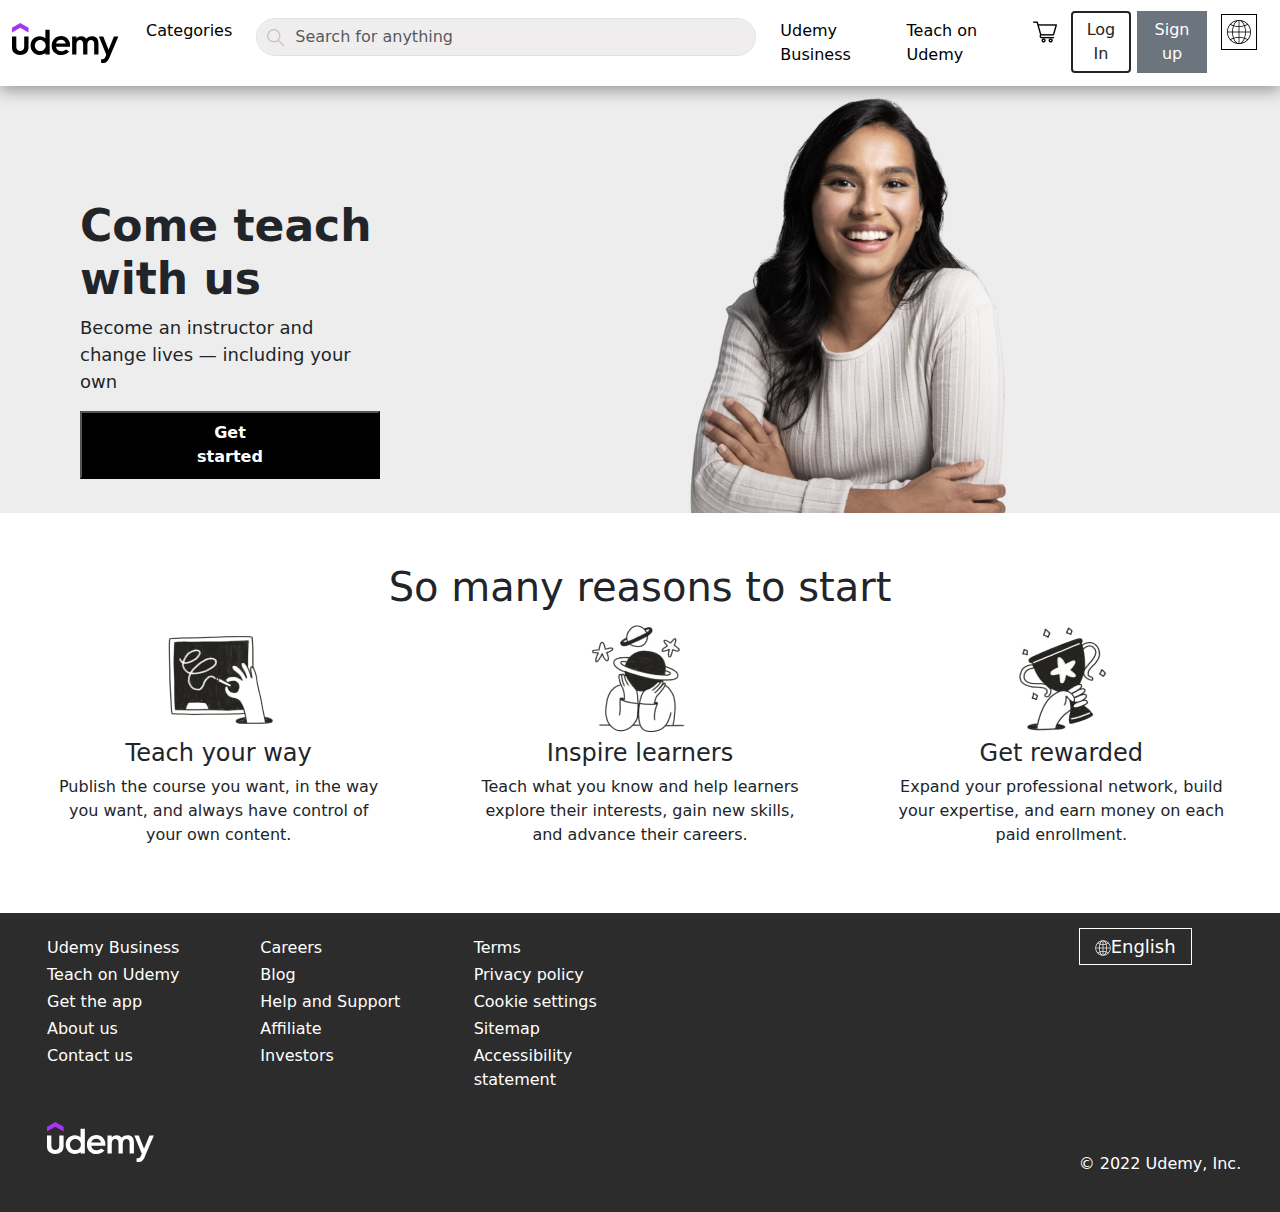
<file: pages/udemy-teaching.html>
<!DOCTYPE html>
<html lang="en">

<head>
    <meta charset="UTF-8">
    <meta http-equiv="X-UA-Compatible" content="IE=edge">
    <meta name="viewport" content="width=device-width, initial-scale=1.0">
    <title>Udemy</title>
    <link rel="stylesheet" href="https://cdn.jsdelivr.net/npm/bootstrap@5.2.3/dist/css/bootstrap.min.css">
    <script src="https://cdn.jsdelivr.net/npm/bootstrap@5.2.3/dist/js/bootstrap.bundle.min.js"></script>
    <link rel="stylesheet" href="./../css/main.css">
    <link rel="stylesheet" href="./../css/udemy-teaching.css">
</head>

<body>
    <div class="main">
        <nav class="navbar navbar-expand-lg ">
            <div class="container-fluid">
                <a class="navbar-brand" href="./../index.html"><img src="./../images/logo-udemy.svg" alt="logo-udemy" id="logo"></a>
                <button class="navbar-toggler" type="button" data-bs-toggle="collapse" data-bs-target="#navbarNav"
                    aria-controls="navbarNav" aria-expanded="false" aria-label="Toggle navigation">
                    <span class="navbar-toggler-icon"></span>
                </button>
                <div class="collapse navbar-collapse" id="navbarNav">
                    <ul class="navbar-nav">
                        <li class="nav-item">
                            <a class="nav-link active" aria-current="page" href="#">Categories</a>
                        </li>
                        
                            <div class="form-group has-search">
                                <span class="fa fa-search form-control-feedback"><img src="./../images/loupe.png"
                                        alt="Search icon" id="search-icon"></span>
                                <input type="text" class="form-control" placeholder="Search for anything">
                            </div>
                        
                        <li class="nav-item">
                            <a class="nav-link active" href="./udemy-business.html" target="_blank">Udemy Business</a>
                        </li>
                        <li class="nav-item">
                            <a class="nav-link active" aria-current="page" href="./udemy-teaching.html">Teach on Udemy</a>
                        </li>
                        <li class="nav-item">
                            <a class="nav-link active" aria-current="page" href="./shopping.html"><img
                                    src="./../images/shopping-cart.png" alt="shopping-cart"></a>
                        </li>
                        <li class="nav-item">
                            <a class="btn btn-login" href="./login.html" role="button">Log In </a>
                        </li>
                        <li class="nav-item">
                            <a href="./signup.html" class="btn btn-secondary" role="button">Sign up</a>
                        </li>
                        <li class="nav-item">
                            <a class="nav-link active" aria-current="page" href="#"><img
                                    src="./../images/internet.png" alt="global" id="global"></a>
                        </li>
                    </ul>
                </div>
            </div>
        </nav>
        <div>
            <div><img src="./../images/billboard-desktop-2x-v4.jpg" alt="" id="teaching-img"></div>
            <div class="img-box">
                <h1>Come teach with us</h1>
                <p>Become an instructor and change lives — including your own</p>
                <a href="./signup.html"><button type="button" >Get started</button></a>
            </div>
        </div>
        <div class="row card-main">
            <h1 id="card-h1">So many reasons to start</h1>
            <div class="col card">
                <img src="./../images/value-prop-teach-v3.jpg" alt="">
                <h4>Teach your way</h4>
                <p>Publish the course you want, in the way you want, and always have control of your own content.</p>
            </div>
            <div class="col card">
                <img src="./../images/value-prop-inspire-v3.jpg" alt="">
                <h4>Inspire learners</h4>
                <p>Teach what you know and help learners explore their interests, gain new skills, and advance their careers.</p>
            </div>
            <div class="col card">
                <img src="./../images/value-prop-get-rewarded-v3.jpg" alt="">
                <h4>Get rewarded</h4>
                <p>Expand your professional network, build your expertise, and earn money on each paid enrollment.</p>
            </div>
        </div>
        <div class="container-fluid row footer">
            <div class="col-2">
                <ul>
                    <li>
                        <a href="#" class="foot">Udemy Business</a>
                    </li>
                    <li>
                        <a href="#" class="foot">Teach on Udemy</a>
                    </li>
                    <li>
                        <a href="#" class="foot">Get the app</a>
                    </li>
                    <li>
                        <a href="#" class="foot">About us</a>
                    </li>
                    <li>
                        <a href="#" class="foot">Contact us</a>
                    </li>
                    <br>
                    <br>
                    <li>
                        <a href="./../index.html" ><img src="./../images/logo-udemy-inverted.svg" alt="logo-udemy" id="logo"></a>
                    </li>
                </ul>
            </div>
            <div class="col-2">
                <ul>
                    <li>
                        <a href="#" class="foot">Careers</a>
                    </li>
                    <li>
                        <a href="#" class="foot">Blog</a>
                    </li>
                    <li>
                        <a href="#" class="foot">Help and Support</a>
                    </li>
                    <li>
                        <a href="#" class="foot">Affiliate</a>
                    </li>
                    <li>
                        <a href="#" class="foot">Investors</a>
                    </li>
                    
                </ul>
            </div>
            <div class="col-2">
                <ul>
                    <li>
                        <a href="#" class="foot">Terms</a>
                    </li>
                    <li>
                        <a href="#" class="foot">Privacy policy</a>
                    </li>
                    <li>
                        <a href="#" class="foot">Cookie settings</a>
                    </li>
                    <li>
                        <a href="#" class="foot">Sitemap</a>
                    </li>
                    <li>
                        <a href="#" class="foot">Accessibility statement</a>
                    </li>
                    
                </ul>
            </div>
            <div class="col-4"></div>
            <div class="col-2"> 
                <a href="#" id="language"><img src="./../images/earth-globe.png" alt="language">English</a>
                <br><br><br><br><br><br><br><br><br>
                <p>© 2022 Udemy, Inc.</p>
            </div>
        </div>
    </div>
</body>

</html>
</file>
<file: css/main.css>
*{
margin: 0px;
padding: 0px;
}
.main{
width: 100%;
}
.navbar{
    background-color: white;
    box-shadow: rgba(0, 0, 0, 0.35) 0px 5px 15px;
    width: 100%;
}
.has-search .form-control {
    padding-left: 2.375rem;
    background-color: rgba(223, 219, 219, 0.486);
    width: 500px;
    border-radius: 30px;
    outline: none;
}
#search-icon{
    height: 17px;
}
.has-search{
    margin-left: 13px;
    margin-right: 13px;
    margin-top: 10px;
}
.has-search .form-control-feedback {
    position: absolute;
    z-index: 2;
    display: block;
    width: 2.375rem;
    height: 2.375rem;
    line-height: 2.375rem;
    text-align: center;
    pointer-events: none;
    color: #aaa;
}
#logo{
    height: 40px;
}
.btn-login{
    outline: auto;
    
}
.btn{
    border-radius: 0px;
}
li{
    margin: 3px;
}
#global{
    border: 1px solid black;
    margin-top: -5px;
    padding: 5px;
}
.footer{
    color: white;
    text-decoration: none;
    background-color: rgba(0, 0, 0, 0.829);
    padding-top: 20px;
    padding-bottom: 20px;
    width: auto;
}
.footer>div>ul{
    list-style: none;
}
.foot{
    text-decoration: none;
    color: white;
}
.foot:hover{
    text-decoration: underline;
    color: white;
}
#language{
    border: 1px solid white;
    font-size: 18px;
    padding: 7px 15px;
    text-decoration: none;
    color: white;
}
#language:hover{
    background-color: #aaa;
}
</file>
<file: css/index.css>
#main-img{
    width: 100%;
}
#box{
    position: absolute;
    top: 150px;
    left: 100px;
    background-color: white;
    width: 450px;
    height: 150px;
    padding: 20px;
    box-shadow: 3px 3px rgba(128, 128, 128, 0.39) ;
}
@media only screen and (max-width: 950px) {
    #box{
        position: initial;
        width: 100%;
        padding: auto;
        box-shadow: none;
    }
}

.links-main{
    background-color: rgba(205, 218, 218, 0.342);
    width: 100%;
    padding: 50px 20px;
}
.links-main>div>p>a{
    color: blue;
    font-size: 18px;
    font-weight: bold;
}
#links-h3{
font-size: 26px;
}
.links-h4{
font-size: 21px;
}
.links-btn{
    width: 180px;
    padding: 10px;
    font-weight: bold;
    text-decoration: none;
    color: black;
    border: 1px solid black;
}
.links-btn:hover{
    background-color: rgba(215, 218, 221, 0.582);
    color: black;
}
</file>
<file: css/login.css>
#login{
    margin: 50px 0px 50px 0px;
    display: flex;
    flex-direction: column;
    justify-content: center;
    align-items: center;
}
.paragraph-login{
    font-weight: 700;
}
.login-box{
    border: 1px solid black;
    width: 350px;
    padding: 10px;
    margin: 4px 0px 4px 0px;
    font-weight: 700;
}
.login-btn{
    width: 350px;
    background-color: RGB(135, 16, 216)    ;
    color: white;
    text-align: center;
    font-weight: 700;
    font-size: 16px;
    cursor: pointer;
    margin-top: 5px;
    margin-bottom: 20px;
}
.button{
    font-weight: 700;
    color: white;
}

.con:hover{
background-color: rgba(220, 220, 220, 0.521);
cursor: pointer;
}
.form{
    width: 350px;
    border: 1px solid black;
    border-radius: 0px;

}
.form:focus{
    box-shadow: none;
    border: 1px solid black;
}
#forgot-password{
    color: rgb(135, 16, 216);
}
.link{
    font-weight: 700;
    color: rgb(135, 16, 216);
}
.link:hover{
 color: rgb(135, 16, 216);
}
</file>
<file: css/shopping.css>
/* .login-btn{
    /* width: 350px; */
    /* background-color: RGB(135, 16, 216)    ;
    color: white;
    text-align: center;
    font-weight: 700;
    font-size: 16px;
    cursor: pointer;
    margin-top: 10px;
    margin-bottom: 20px;
}
.button{
    font-weight: 700;
    color: white;
} */ 
.shopping-button{
    background-color: rgb(135, 16, 216);
    border-radius: 0px;
    color: white;
    font-weight: 700;
}
.shopping-button:hover{
    background-color: rgb(117, 2, 194);
    border-radius: 0px;
    color: white;
    font-weight: 700;
}
.box{
    border: 2px solid rgba(212, 203, 203, 0.404);
    width: 96%;
    display: flex;
    flex-direction: column;
    justify-content: center;
    align-items: center;
   padding-top: 50px;
   padding-bottom: 50px;
}
#shopping-main{
    margin:30px 0px 100px 50px;
}
#shopping-h1{
    font-size: 40px;
    font-weight: 700;
    margin-bottom: 30px;
}
#shopping-p1{
    font-weight: bold;
}
</file>
<file: css/sign-up.css>
#sign-up{
    margin: 50px 0px 50px 0px;
    display: flex;
    flex-direction: column;
    justify-content: center;
    align-items: center;
}
.forms{
    width: 350px;
    border-radius: 0px;
    border: 1px solid black;
}
.forms:focus{
    box-shadow: none;
    border: 1px solid black;
}
.sign-up-btn{
    width: 350px;
    background-color: rgb(135, 16, 216)    ;
    color: white;
    text-align: center;
    font-weight: 700;
    font-size: 16px;
    cursor: pointer;
    margin-top: 10px;
    margin-bottom: 20px;
}
.button{
    font-weight: 700;
    color: white;
}
.form-check{
    margin-top: 10px;
}
.font-size{
    font-weight: 700;
}
#policy{
    font-size: 12px;
}
#policy>a{
    color: black;
}
#policy>a:hover{
    color: rgb(135, 16, 216);
}
#already-account{
    font-size: 15px;
}
#already-account>a{
    color: rgb(135, 16, 216);
    font-weight: 700;
}
</file>
<file: css/udemy-business.css>
.main-business{
    display: flex;
    justify-content: center;
    align-items: center;
    margin: 70px 0px 50px 0px;
}
.box-1{
    margin-right: 100px;
    margin-top: -30px;
}
#list{
    list-style-type: square;
}
#h1{
    font-weight: 700;
    font-size: 43px;
}
#h3{
    font-weight: 700;
    font-size: 25px;
}
#h4{
    font-size: 20px;
    font-weight: 700;
}
.p1{
    font-size: 22px;
}
.form-input{
    border-radius: 0px;
    border: 1px solid black;
    font-weight: 700;

}
.form-input:focus{
    box-shadow: none;
    border: 1px solid black;
}
.label{
    font-weight: 700;
}
.business-btn{
    width: 420px;
    background-color: black;
    text-align: center;
    font-size: 16px;
    cursor: pointer;
    margin-top: 20px;
   
}
.button{
    font-weight: 700;
    color: white;
}
.business-btn:hover{
    background-color: white;
    border: 1px solid black;
    color: black;
    
}
.button:hover{
    color: black;
}
.image-business>div>img{
    margin: 5px 20px;
}
#vw-logo{
    margin: 0px 90px;
}
</file>
<file: css/udemy-teaching.css>
#teaching-img{
    width: 100%;
   
}
.img-box{
    width: 300px;
    position:absolute;
    top: 200px;
    left: 80px;
}
.img-box>h1{
    font-size: 44px;
    font-weight: 700;
}
.img-box>p{
    font-size: 18px;
}
.img-box>a>button{
    background-color: black;
    color: white;
    font-weight: bold;
    padding: 8px 100px;
}
@media only screen and (max-width: 1000px) {
    .img-box{
        position: initial;
        width: 100%;
        margin-left: 20px;

    }
}
.card-main{
    padding: 50px 20px;
}
#card-h1{
    text-align: center;
}
.card{
    display: flex;
    flex-direction: column;
    justify-content: center;
    align-items: center;
    border: none;
    margin: 0px 30px ;
    text-align: center;
}
</file>
